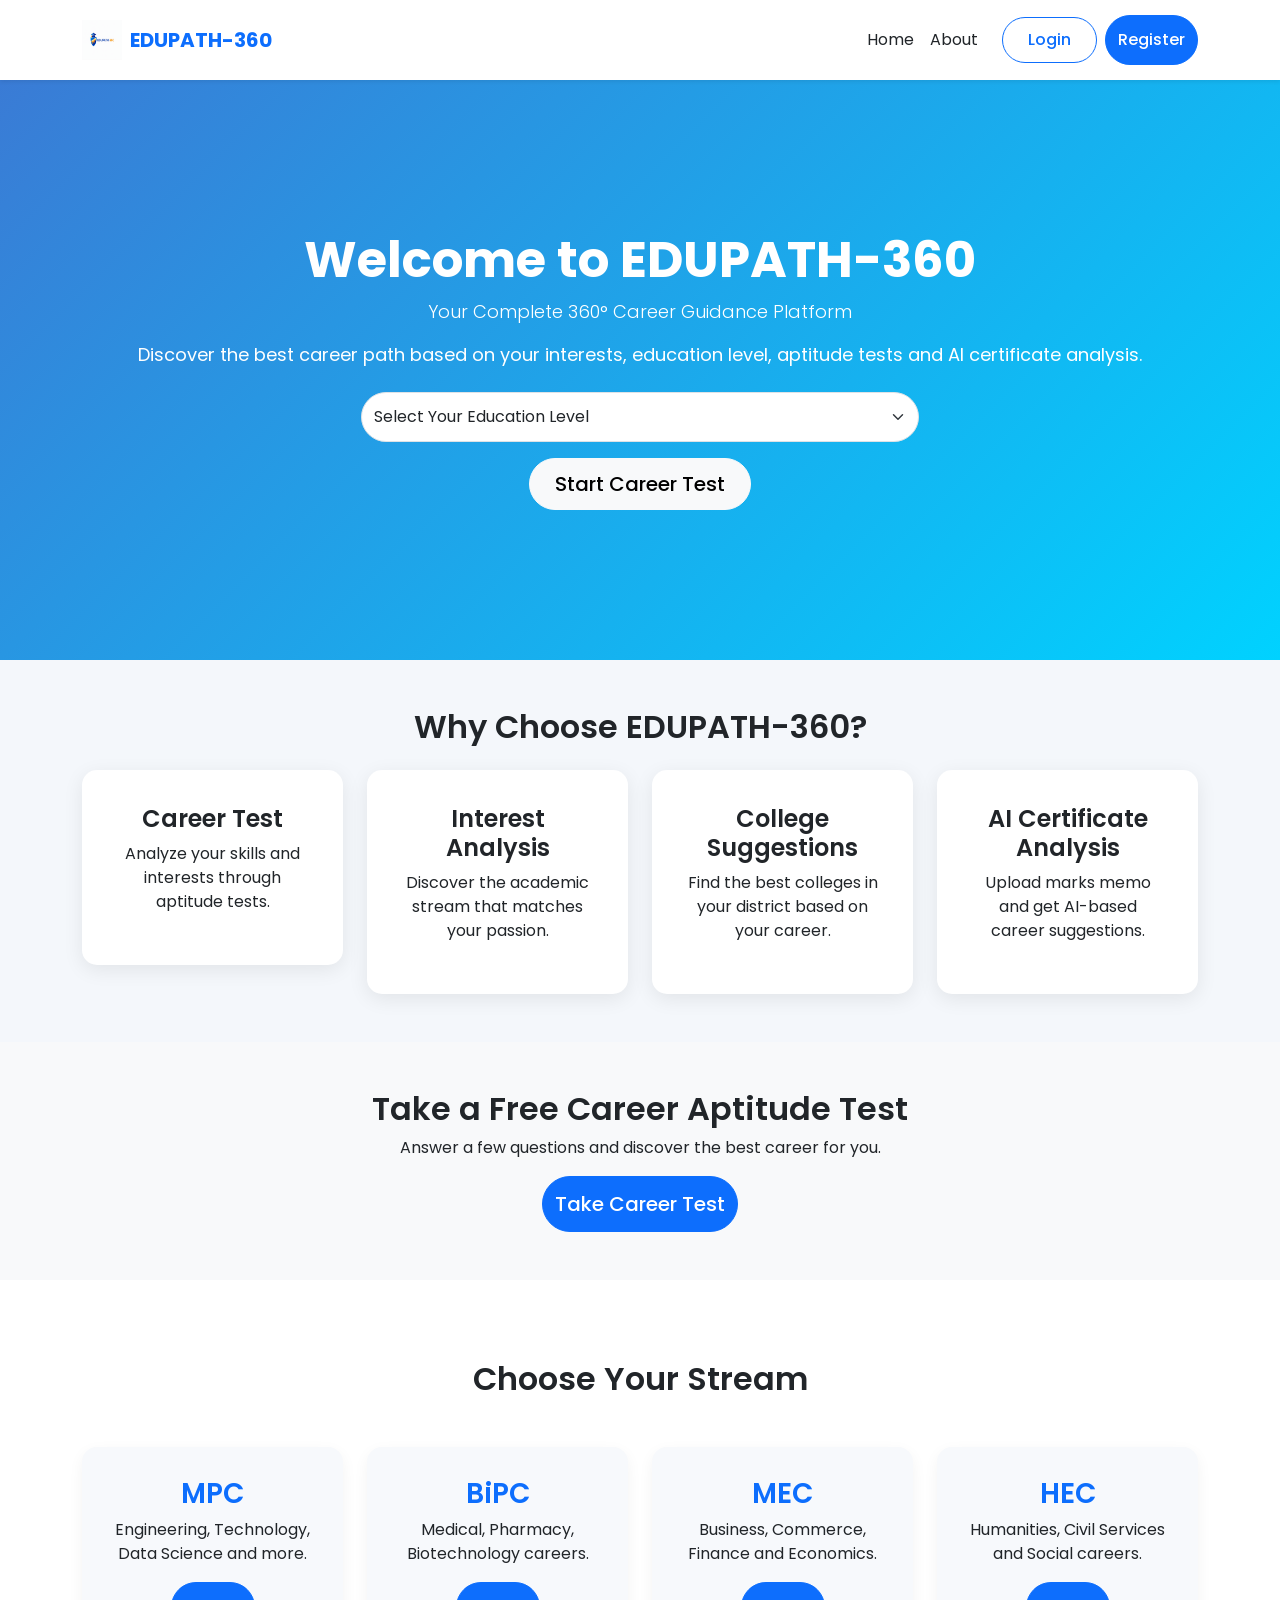
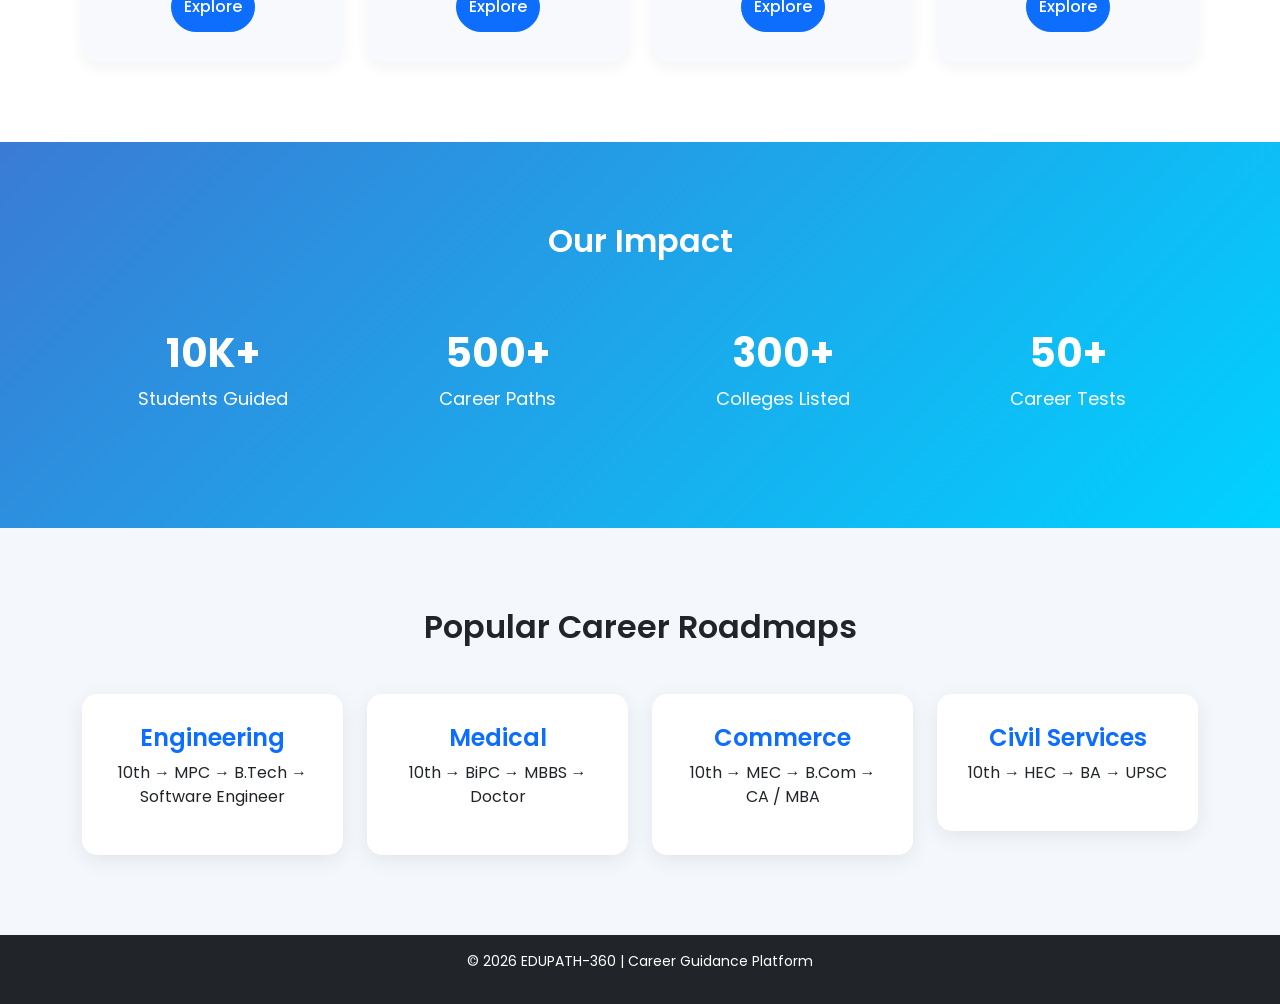
<file: frontend/index.html>
<!DOCTYPE html>
<html lang="en">
<head>
    <meta charset="UTF-8">
    <meta name="viewport" content="width=device-width, initial-scale=1.0">
    <title>EDUPATH-360 | Career Guidance</title>

    <!-- Bootstrap CSS -->
    <link href="https://cdn.jsdelivr.net/npm/bootstrap@5.3.2/dist/css/bootstrap.min.css" rel="stylesheet">

    <link href="https://fonts.googleapis.com/css2?family=Poppins:wght@300;400;500;600;700&display=swap" rel="stylesheet">

    <!-- Custom CSS -->
    <link rel="stylesheet" href="../css/style.css">
</head>

<body>

<!-- NAVBAR -->

<nav class="navbar navbar-expand-lg navbar-light bg-white shadow-sm">
    <div class="container">

        <a class="navbar-brand d-flex align-items-center" href="#">
        <img src="../assets/images/logo.png" alt="EDUPATH-360 Logo" width="40" height="40" class="me-2">
        <span class="fw-bold text-primary">EDUPATH-360</span>
        </a>

        <button class="navbar-toggler" type="button" data-bs-toggle="collapse" data-bs-target="#menu">
            <span class="navbar-toggler-icon"></span>
        </button>

        <div class="collapse navbar-collapse" id="menu">
            <ul class="navbar-nav ms-auto align-items-center">

                <li class="nav-item">
                    <a class="nav-link text-dark" href="#">Home</a>
                </li>

                <li class="nav-item">
                    <a class="nav-link text-dark" href="about.html">About</a>
                </li>

                <li class="nav-item">
                    <a class="btn btn-outline-primary ms-3" href="login.html">Login</a>
                </li>

                <li class="nav-item">
                    <a class="btn btn-primary ms-2" href="register.html">Register</a>
                </li>

            </ul>
        </div>

    </div>
</nav>


<!-- HERO SECTION -->

<section class="hero">
    <div class="container text-center">

        <h1>Welcome to EDUPATH-360</h1>

        <p class="lead">
            Your Complete 360° Career Guidance Platform
        </p>

        <p>
            Discover the best career path based on your interests,
            education level, aptitude tests and AI certificate analysis.
        </p>

        <div class="mt-4">

            <select class="form-select w-50 mx-auto mb-3">
                <option>Select Your Education Level</option>
                <option>10th Completed</option>
                <option>Inter MPC</option>
                <option>Inter BiPC</option>
                <option>Inter MEC</option>
                <option>Diploma</option>
                <option>B.Tech</option>
            </select>

            <a href="career_test.html" class="btn btn-light btn-lg">
                Start Career Test
            </a>

        </div>

    </div>
</section>


<!-- FEATURES -->

<section class="container text-center my-5">

    <h2 class="mb-4">Why Choose EDUPATH-360?</h2>

    <div class="row g-4">

        <div class="col-md-3">
            <div class="feature-box">
                <h4>Career Test</h4>
                <p>Analyze your skills and interests through aptitude tests.</p>
            </div>
        </div>

        <div class="col-md-3">
            <div class="feature-box">
                <h4>Interest Analysis</h4>
                <p>Discover the academic stream that matches your passion.</p>
            </div>
        </div>

        <div class="col-md-3">
            <div class="feature-box">
                <h4>College Suggestions</h4>
                <p>Find the best colleges in your district based on your career.</p>
            </div>
        </div>

        <div class="col-md-3">
            <div class="feature-box">
                <h4>AI Certificate Analysis</h4>
                <p>Upload marks memo and get AI-based career suggestions.</p>
            </div>
        </div>

    </div>

</section>


<!-- CAREER TEST SECTION -->

<section class="bg-light text-center p-5">

    <div class="container">

        <h2>Take a Free Career Aptitude Test</h2>

        <p>
            Answer a few questions and discover the best career for you.
        </p>

        <a href="career_test.html" class="btn btn-primary btn-lg">
            Take Career Test
        </a>

    </div>

</section>

<!-- CAREER STREAMS -->

<section class="career-streams text-center">

<div class="container">

<h2 class="mb-5">Choose Your Stream</h2>

<div class="row">

<div class="col-md-3">
<div class="stream-card">
<h3>MPC</h3>
<p>Engineering, Technology, Data Science and more.</p>
<button class="btn btn-primary">Explore</button>
</div>
</div>

<div class="col-md-3">
<div class="stream-card">
<h3>BiPC</h3>
<p>Medical, Pharmacy, Biotechnology careers.</p>
<button class="btn btn-primary">Explore</button>
</div>
</div>

<div class="col-md-3">
<div class="stream-card">
<h3>MEC</h3>
<p>Business, Commerce, Finance and Economics.</p>
<button class="btn btn-primary">Explore</button>
</div>
</div>

<div class="col-md-3">
<div class="stream-card">
<h3>HEC</h3>
<p>Humanities, Civil Services and Social careers.</p>
<button class="btn btn-primary">Explore</button>
</div>
</div>

</div>

</div>

</section>
<!-- STATISTICS SECTION -->

<section class="statistics text-center">

<div class="container">

<h2 class="mb-5">Our Impact</h2>

<div class="row">

<div class="col-md-3">
<div class="stat-box">
<h1>10K+</h1>
<p>Students Guided</p>
</div>
</div>

<div class="col-md-3">
<div class="stat-box">
<h1>500+</h1>
<p>Career Paths</p>
</div>
</div>

<div class="col-md-3">
<div class="stat-box">
<h1>300+</h1>
<p>Colleges Listed</p>
</div>
</div>

<div class="col-md-3">
<div class="stat-box">
<h1>50+</h1>
<p>Career Tests</p>
</div>
</div>

</div>

</div>

</section>

<!-- CAREER ROADMAP SECTION -->

<section class="career-roadmap">

<div class="container text-center">

<h2 class="mb-5">Popular Career Roadmaps</h2>

<div class="row">

<div class="col-md-3">
<div class="roadmap-card">
<h4>Engineering</h4>
<p>10th → MPC → B.Tech → Software Engineer</p>
</div>
</div>

<div class="col-md-3">
<div class="roadmap-card">
<h4>Medical</h4>
<p>10th → BiPC → MBBS → Doctor</p>
</div>
</div>

<div class="col-md-3">
<div class="roadmap-card">
<h4>Commerce</h4>
<p>10th → MEC → B.Com → CA / MBA</p>
</div>
</div>

<div class="col-md-3">
<div class="roadmap-card">
<h4>Civil Services</h4>
<p>10th → HEC → BA → UPSC</p>
</div>
</div>

</div>

</div>

</section>



<!-- FOOTER -->

<footer class="bg-dark text-white text-center p-3">

    <p>© 2026 EDUPATH-360 | Career Guidance Platform</p>

</footer>


<!-- Bootstrap JS -->

<script src="https://cdn.jsdelivr.net/npm/bootstrap@5.3.2/dist/js/bootstrap.bundle.min.js"></script>

</body>
</html>
</file>
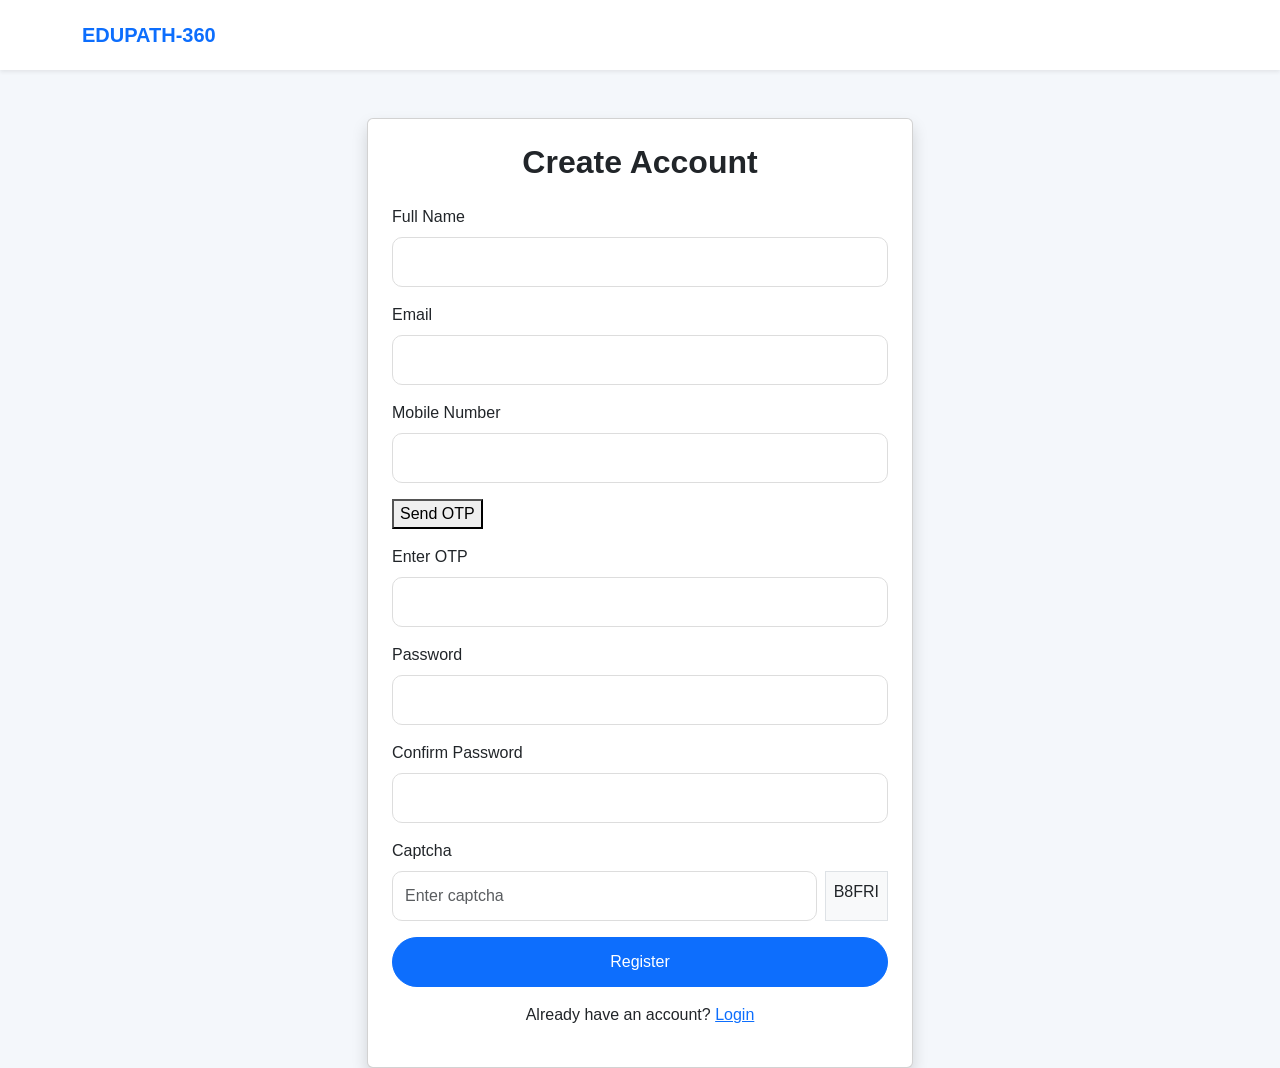
<file: frontend/register.html>
<!DOCTYPE html>

<html lang="en">

<head>
<meta charset="UTF-8">
<meta name="viewport" content="width=device-width, initial-scale=1.0">

<title>Register | EDUPATH-360</title>

<link href="https://cdn.jsdelivr.net/npm/bootstrap@5.3.2/dist/css/bootstrap.min.css" rel="stylesheet">

<link rel="stylesheet" href="../css/style.css">

</head>

<body>

<!-- NAVBAR -->

<nav class="navbar navbar-expand-lg navbar-light bg-white shadow-sm">
<div class="container">
<a class="navbar-brand fw-bold text-primary" href="index.html">
EDUPATH-360
</a>
</div>
</nav>

<!-- REGISTER SECTION -->

<section class="container mt-5">

<div class="row justify-content-center">

<div class="col-md-6">

<div class="card p-4 shadow">

<h2 class="text-center mb-4">Create Account</h2>

<form id="registerForm">

<div class="mb-3">
<label class="form-label">Full Name</label>
<input type="text" id="name" class="form-control" required>
</div>

<div class="mb-3">
<label class="form-label">Email</label>
<input type="email" id="email" class="form-control" required>
</div>

<div class="mb-3">
<label class="form-label">Mobile Number</label>
<input type="text" id="mobile" class="form-control" required>
</div>

<div class="mb-3">
<button type="button" onclick="sendOTP()">Send OTP</button>
</div>

<div class="mb-3">
<label class="form-label">Enter OTP</label>
<input type="text" id="otp" class="form-control">
</div>

<div class="mb-3">
<label class="form-label">Password</label>
<input type="password" id="password" class="form-control" required>
</div>

<div class="mb-3">
<label class="form-label">Confirm Password</label>
<input type="password" id="confirmPassword" class="form-control" required>
</div>

<div class="mb-3">
<label class="form-label">Captcha</label>

<div class="d-flex">
<input type="text" id="captchaInput" class="form-control me-2" placeholder="Enter captcha">
<span id="captcha" class="border p-2 bg-light"></span>
</div>

</div>

<button type="submit" class="btn btn-primary w-100">
Register
</button>

</form>

<p class="text-center mt-3">
Already have an account?
<a href="login.html">Login</a>
</p>

</div>

</div>

</div>

</section>

<script src="../js/validation.js"></script>

</body>

</html>
</file>
<file: css/style.css>
/* GLOBAL */

body{
    font-family:'Poppins', sans-serif;
    background:#f4f7fb;
    margin:0;
    padding:0;
}

/* NAVBAR */

.navbar{
    padding:15px 0;
}

.logo img{
    width:45px;
    margin-right:10px;
}

.logo span{
    font-size:22px;
    font-weight:600;
    color:#0d6efd;
}

/* HERO SECTION */

.hero{
    background:linear-gradient(135deg,#3a7bd5,#00d2ff);
    padding:150px 0;
    color:white;
    text-align:center;
}

.hero h1{
    font-size:50px;
    font-weight:700;
}

.hero p{
    font-size:18px;
}

/* DROPDOWN */

.form-select{
    border-radius:25px;
    padding:12px;
}

/* BUTTON */

.btn{
    border-radius:30px;
    padding:10px 25px;
    font-weight:500;
}

/* FEATURES */

.feature-box{
    background:white;
    padding:35px;
    border-radius:15px;
    box-shadow:0 5px 20px rgba(0,0,0,0.08);
    transition:0.3s;
}

.feature-box h4{
    font-weight:600;
}

.feature-box:hover{
    transform:translateY(-10px);
    box-shadow:0 10px 30px rgba(0,0,0,0.15);
}

/* SECTION TITLES */

h2{
    font-weight:600;
}

/* FOOTER */

footer{
    font-size:14px;
}

/* CAREER STREAM SECTION */

.career-streams{
padding:80px 0;
background:white;
}

.stream-card{
background:#f7f9fc;
padding:30px;
border-radius:15px;
transition:0.3s;
box-shadow:0 5px 15px rgba(0,0,0,0.05);
}

.stream-card h3{
font-weight:600;
color:#0d6efd;
}

.stream-card:hover{
transform:translateY(-10px);
box-shadow:0 10px 30px rgba(0,0,0,0.15);
}

/* STATISTICS SECTION */

.statistics{
background:linear-gradient(135deg,#3a7bd5,#00d2ff);
padding:80px 0;
color:white;
}

.stat-box{
padding:20px;
}

.stat-box h1{
font-size:40px;
font-weight:700;
}

.stat-box p{
font-size:18px;
}

/* CAREER ROADMAP */

.career-roadmap{
padding:80px 0;
background:#f4f7fb;
}

.roadmap-card{
background:white;
padding:30px;
border-radius:15px;
box-shadow:0 5px 20px rgba(0,0,0,0.08);
transition:0.3s;
}

.roadmap-card h4{
color:#0d6efd;
font-weight:600;
}

.roadmap-card:hover{
transform:translateY(-10px);
box-shadow:0 10px 30px rgba(0,0,0,0.15);
}

/* REGISTER PAGE */

.register-section{
padding:100px 0;
background:linear-gradient(135deg,#3a7bd5,#00d2ff);
min-height:90vh;
display:flex;
align-items:center;
}

.register-card{
background:rgba(255,255,255,0.95);
padding:45px;
border-radius:20px;
box-shadow:0 10px 40px rgba(0,0,0,0.15);
transition:0.3s;
}

.register-card:hover{
transform:translateY(-5px);
}

.register-card h2{
font-weight:600;
color:#333;
}

/* INPUT FIELDS */

.form-control{
border-radius:10px;
padding:12px;
border:1px solid #ddd;
transition:0.3s;
}

.form-control:focus{
border-color:#0d6efd;
box-shadow:0 0 5px rgba(13,110,253,0.5);
}

/* BUTTON */

.btn-primary{
border-radius:30px;
padding:12px;
font-weight:500;
transition:0.3s;
}

.btn-primary:hover{
background:#0056d2;
transform:scale(1.02);
}
</file>
